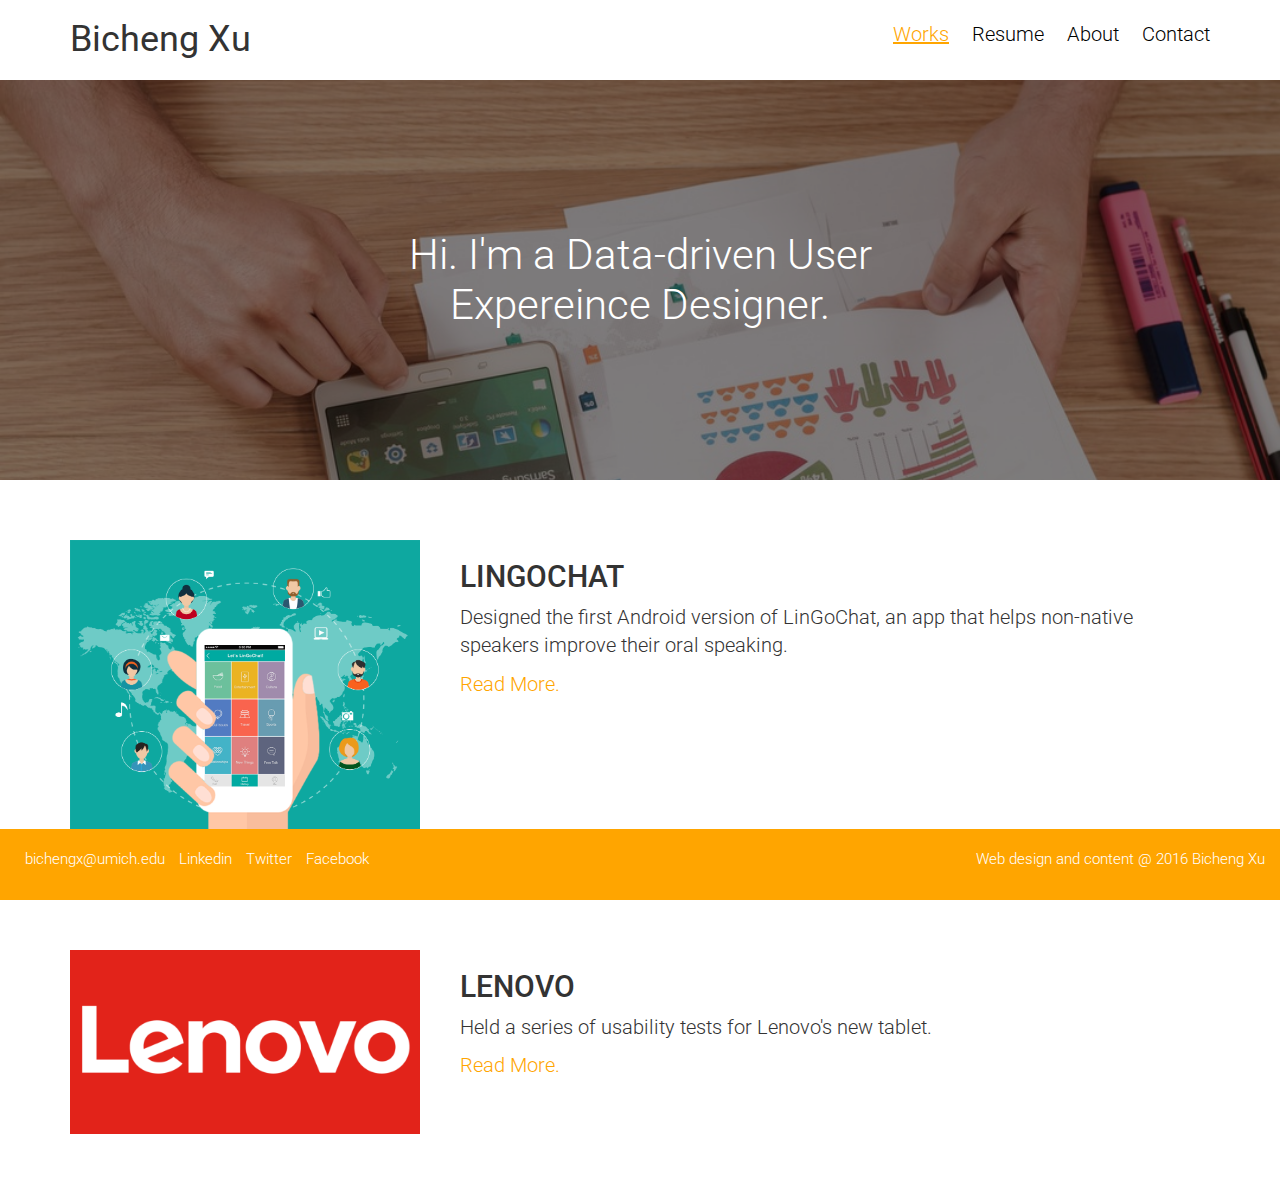
<file: index.html>
<!DOCTYPE HTML>
<html lang='en'>
<head>
	<meta charset='UTF-8'>
	<meta name="viewport" content="width=device-width, initial-scale=1.0">
	<title>Bicheng Xu -- A Data-driven UX Designer</title>
	<link rel="stylesheet" href="https://maxcdn.bootstrapcdn.com/bootstrap/3.3.7/css/bootstrap.min.css"/>
	<link rel="stylesheet" type="text/css" href="css/main.css">
 	<link href='https://fonts.googleapis.com/css?family=Roboto:300,400,700' rel='stylesheet' type='text/css'>
 </head>
<body>
<header class='container'>
  <div class='row'>
  	<h1 class='col-lg-5'>
    Bicheng Xu
    </h1>
	<nav class="col-lg-7 text-right">
	<a href='#' id='current'>Works</a>
	<a href='resume.html'>Resume</a>
	<a href='about.html'>About</a>
	<a href='contact.html'>Contact</a>
    </nav>
  </div>
 </header>

<div class='jumbotron'>
  <div class='dark-overlay'>
   <div class='text-center'>
       <h2>Hi. I'm a Data-driven User Expereince Designer.</h2>
    </div> 
  </div>
  </div>	
</header>

<section class='container'>
	<div class='row'>
		<div class='col-lg-4'><img src="img/lingo.png" alt='lingo'></div>
		<div class='col-lg-8'>
			<h3 class='project_name'>LinGoChat</h3>
			<p class='project_brief'>Designed the first Android version of LinGoChat, an app that helps non-native speakers improve their oral speaking.</p>
			<a href='#' class='read_more'>Read More.</a>
		</div>
	</div>
</section>

<section class='container'>
	<div class='row'>
		<div class='col-lg-4'><img src="img/lenovo.png" alt='lenovo'></div>
		<div class='col-lg-8'>
			<h3 class='project_name'>Lenovo</h3>
			<p class='project_brief'>Held a series of usability tests for Lenovo's new tablet.</p>
			<a href='#' class='read_more'>Read More.</a>
		</div>
	</div>
</section>

<footer class="container-fluid">
	<div class="row">
		<ul class = 'col-lg-5'>
			<li><a href='mailto:bichengx@umich.edu'>bichengx@umich.edu</a></li>
			<li><a href="https://www.linkedin.com/in/bicheng-beatrice-xu" target='_blank'>Linkedin</a></li>
			<li><a href="https://twitter.com/Beat_Rice_Go" target='_blank'>Twitter</a></li>   		
			<li><a href="https://www.facebook.com/xubicheng" target='_blank'>Facebook</a></li>   		
		</ul>
		<p class="col-lg-7 text-right">Web design and content @ 2016 Bicheng Xu</p>
	</div>
</footer>
</file>
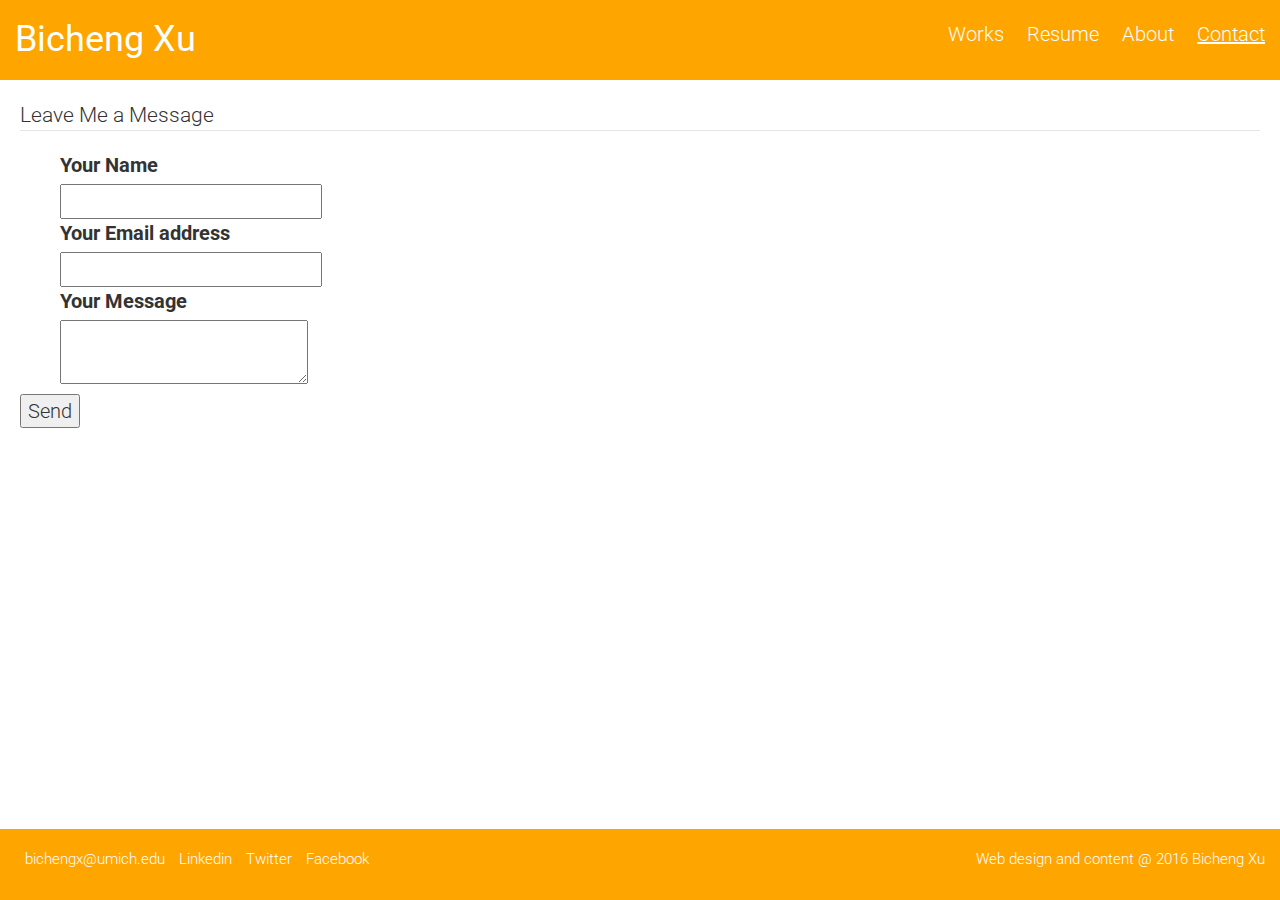
<file: contact.html>
<!DOCTYPE HTML>
<html lang='en'>
<head>
	<meta charset='UTF-8'>
	<meta name="viewport" content="width=device-width, initial-scale=1.0">
	<title>Contact Bicheng Xu</title>
	<link rel="stylesheet" href="https://maxcdn.bootstrapcdn.com/bootstrap/3.3.7/css/bootstrap.min.css"/>
	<link rel="stylesheet" type="text/css" href="css/contact.css">
 	<link href='https://fonts.googleapis.com/css?family=Roboto:300,400,700' rel='stylesheet' type='text/css'>
 </head>
<body>

  <header class='container-fluid'>
    <div class='row'>
      <h1 class='col-lg-5'>
      Bicheng Xu
      </h1>
    <nav class="col-lg-7 text-right">
    <a href='index.html'>Works</a>
    <a href='resume.html'>Resume</a>
    <a href='about.html'>About</a>
    <a href='contact.html'  id='current'>Contact</a>
      </nav>
    </div>
   </header>


	<form action = "" method = "get">
	<fieldset>
		<legend>Leave Me a Message</legend>
			<ul>
			<li><label for="name">Your Name</label>
				<input id="name" name="name" type="text"></li>
			<li><label for="email">Your Email address</label>
				<input id="email" name="email" type="email"></li>
			<li><label for="message">Your Message</label>
				<textarea col='299' row='200' id='message' type="text"></textarea></li>
			</ul>
	</fieldset>
	<fieldset>
		<input id='submit' type="submit" value = "Send">
	</fieldset>
</form>

<footer class="container-fluid">
	<div class="row">
		<ul class = 'col-lg-5'>
			<li><a href='mailto:bichengx@umich.edu'>bichengx@umich.edu</a></li>
			<li><a href="https://www.linkedin.com/in/bicheng-beatrice-xu" target='_blank'>Linkedin</a></li>
			<li><a href="https://twitter.com/Beat_Rice_Go" target='_blank'>Twitter</a></li>   		
			<li><a href="https://www.facebook.com/xubicheng" target='_blank'>Facebook</a></li>   		
		</ul>
		<p class="col-lg-7 text-right">Web design and content @ 2016 Bicheng Xu</p>
	</div>
</footer>
</body>
</file>
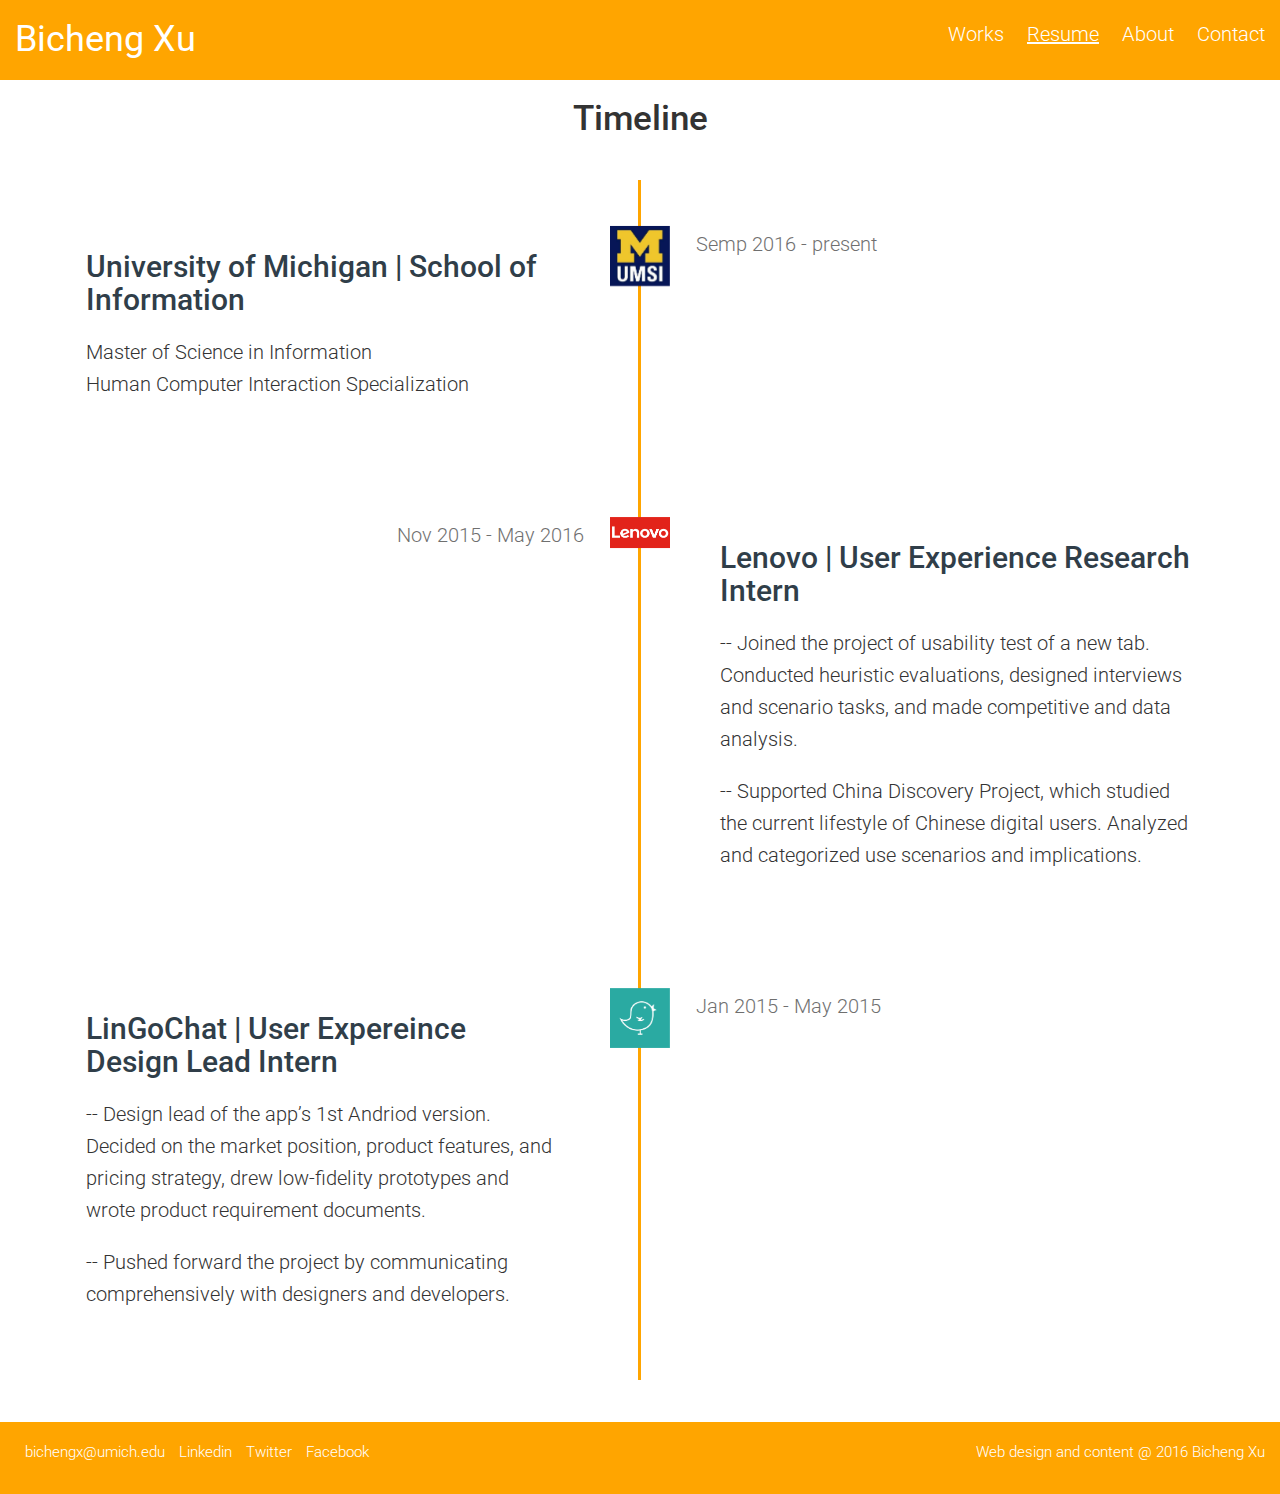
<file: resume.html>
<!DOCTYPE HTML>
<html>
<head>
	<meta charset="utf-8">
	<meta name="viewport" content="width=device-width, initial-scale=1.0">
	<title>Resume -- Bicheng Xu</title>
	<link href='https://fonts.googleapis.com/css?family=Roboto:300,400,700' rel='stylesheet' type='text/css'>	
	<link rel="stylesheet" href="https://maxcdn.bootstrapcdn.com/bootstrap/3.3.7/css/bootstrap.min.css"/>
	<link rel="stylesheet" href="css/resume.css" />
</head>

<body>
<header class='container-fluid'>
  <div class='row'>
  	<h1 class='col-lg-5'>
    Bicheng Xu
    </h1>
	<nav class="col-lg-7 text-right">
	<a href='index.html'>Works</a>
	<a href='#' id='current'>Resume</a>
	<a href='about.html'>About</a>
	<a href='contact.html'>Contact</a>
    </nav>
  </div>
 </header>

<h2 class="top_title">Timeline</h2>

<section id="cd-timeline" class="cd-container">
	<div class="cd-timeline-block">
		<div class="cd-timeline-img cd-umsi">
			<img src="img/umsi.jpg" alt="umsi">
		</div>
		<div class="cd-timeline-content">
			<h2>University of Michigan | School of Information</h2>
			<p>Master of Science in Information</br>
				Human Computer Interaction Specialization</p>
			<span class="cd-date">Semp 2016 - present</span>
		</div>
	</div>

	<div class="cd-timeline-block">
		<div class="cd-timeline-img cd-lenovo">
			<img src="img/lenovo.png" alt="lenovo">
		</div>
		<div class="cd-timeline-content">
			<h2>Lenovo | User Experience Research Intern</h2>
			<p>-- Joined the project of usability test of a new tab. Conducted heuristic evaluations, designed interviews and scenario tasks, and made competitive and data analysis.</p>
			<p>-- Supported China Discovery Project, which studied the current lifestyle of Chinese digital users. Analyzed and categorized use scenarios and implications.  
			</p>
			<span class="cd-date">Nov 2015 - May 2016</span>
		</div>
	</div>
	
	<div class="cd-timeline-block">
		<div class="cd-timeline-img cd-lingo">
			<img src="img/lingologo.png" alt="lingologo">
		</div>
		<div class="cd-timeline-content">
			<h2>LinGoChat | User Expereince Design Lead Intern</h2>
			<p>-- Design lead of the app’s 1st Andriod version. Decided on the market position, product features, and pricing strategy, drew low-fidelity prototypes and wrote product requirement documents.</p>
			<p>-- Pushed forward the project by communicating comprehensively with designers and developers. </p>
			<span class="cd-date">Jan 2015 - May 2015</span>
		</div>
	</div>
</section>

<footer class="container-fluid">
	<div class="row">
		<ul class = 'col-lg-5'>
			<li><a href='mailto:bichengx@umich.edu'>bichengx@umich.edu</a></li>
			<li><a href="https://www.linkedin.com/in/bicheng-beatrice-xu" target='_blank'>Linkedin</a></li>
			<li><a href="https://twitter.com/Beat_Rice_Go" target='_blank'>Twitter</a></li>   		
			<li><a href="https://www.facebook.com/xubicheng" target='_blank'>Facebook</a></li>   		
		</ul>
		<p class="col-lg-7 text-right">Web design and content @ 2016 Bicheng Xu</p>
	</div>
</footer>
</body>
</html>
</file>
<file: css/main.css>
body {
  font-family: 'Roboto';
  font-weight: 300;
}

header {
  padding: 20px 0;
}

header h1 { 
  font-weight: 400;
  margin: 0;
  text-align: left;
}

header nav{
  text-align: right;
}

header nav a{
  display:inline-block;
  font-size: 2rem;
  padding:0 0 0 2rem;
  color:black;
}

#current{
text-decoration:underline;
color:orange;
}

.jumbotron {
  background-image: url(../img/works.jpg);
  background-size:cover;
  height: 400px;
  margin-bottom: 60px;
  padding: 0;
  position: relative;
}

.jumbotron .dark-overlay {
  position: absolute;
  top: 0;
  bottom: 0;
  left: 0;
  right: 0;
  background-color:rgba(0, 0, 0, 0.5);
}

.jumbotron .text-center {
  position: absolute;
  top: 50%;
  left: 50%;
  transform: translate(-50%, -50%);

}

.jumbotron h2 {
  font-size: 3em;
  font-weight: 300;
  margin: 0;
  color: #fff;
  line-height: 1.2;
}


section .row img {
  max-width:300px;
  height:auto;
}

section .col-lg-4 img{
  max-width:350px; 
  height:auto;
  display:inline;
}

section{
  margin-bottom:60px;
}

.project_brief{
  font-size: 2rem;
}

.project_name{
  text-transform: uppercase;
  font-weight: 500px;
  font-size: 3rem;

}

.read_more{
  color:orange;
  font-size: 2rem;
}

footer {
  font-size: 1.5rem;
  padding: 20px;
  background-color: orange;
  color:white;

  position:absolute;
  bottom:0;
  width: 100%
}

footer ul {
  list-style: none;
}

footer ul li{
  display:inline-block;
  margin-left: 1rem;
}

footer a{
  color:white;
}

@media only screen and (max-width: 1207px) {
  .jumbotron h2 {
    font-size:2em;
}

   header h1,header nav{
    text-align: center!important;
    margin: 0 auto;
   }

   header nav{
    padding-top:1rem;
   }

   footer ul, footer p{
    text-align: center!important;
    margin: 0 auto;
   }

   section div{
    text-align: center;
   }

   section p, section h3, section a{
    padding-left:4rem;}
}

@media only screen and (max-width: 414px) {
  header nav a{
    display:block;}

    .jumbotron h2 {
    font-size:1.5em;
    }
}
</file>
<file: css/contact.css>
body {
  font-family: 'Roboto';
  font-weight: 300;
}

header {
  padding: 20px 0;
  background-color: orange;
  color: white;
}

header h1 { 
  font-weight: 400;
  margin: 0;
  text-align: left;
}

header nav{
  text-align: right;
}

header nav a{
  display:inline-block;
  font-size: 2rem;
  padding:0 0 0 2rem;
  color:white;
}

#current{
text-decoration:underline;
}

footer {
  font-size: 1.5rem;
  padding: 20px;
  background-color: orange;
  color:white;

  position:absolute;
  bottom:0;
  width: 100%
}

footer ul {
  list-style: none;
}

footer ul li{
  display:inline-block;
  margin-left: 1rem;
}

footer a{
  color:white;
}



form li{
	list-style: none;
}

form{
	padding:2rem;
	font-size: 2rem;
}

form input, form textarea{
	display: block;
}

@media only screen and (max-width: 1207px) {

   header h1,header nav{
    text-align: center!important;
    margin: 0 auto;
   }

   header nav{
    padding-top:1rem;
   }

   footer ul, footer p{
    text-align: center!important;
    margin: 0 auto;
   }

   section div{
    text-align: center;
   }

   section p, section h3, section a{
    padding-left:4rem;}
}

@media only screen and (max-width: 414px) {
  header nav a{
    display:block;}
}
</file>
<file: css/resume.css>
/* -------------------------------- 

Primary style

-------------------------------- */
html * {
  -webkit-font-smoothing: antialiased;
  -moz-osx-font-smoothing: grayscale;
}

*, *:after, *:before {
  -webkit-box-sizing: border-box;
  -moz-box-sizing: border-box;
  box-sizing: border-box;
}

body {
  font-family: 'Roboto';
  font-weight: 300;
}

img {
  max-width: 100%;
}

h2.top_title{
  text-align:center;
  font-size:3.5rem;}

header {
  padding: 20px 0;
  background-color: orange;
  color: white;
}

header h1 { 
  font-weight: 400;
  margin: 0;
  text-align: left;
}

header nav{
  text-align: right;
}

header nav a{
  display:inline-block;
  font-size: 2rem;
  padding:0 0 0 2rem;
  color:white;
}

#current{
text-decoration:underline;
}

footer {
  font-size: 1.5rem;
  padding: 20px;
  background-color: orange;
  color:white;
}

footer ul {
  list-style: none;
}

footer ul li{
  display:inline-block;
  margin-left: 1rem;
}

footer a{
  color:white;
}


/* -------------------------------- 

Modules - reusable parts of our design

-------------------------------- */

.cd-container {
  /* this class is used to give a max-width to the element it is applied to, and center it horizontally when it reaches that max-width */
  width: 90%;
  max-width: 1170px;
  margin: 0 auto;
}

.cd-container::after {
  /* clearfix */
  content: '';
  display: table;
  clear: both;
}
/* -------------------------------- 

Main components 

-------------------------------- */

#cd-timeline {
  position: relative;
  padding: 2em 0;
  margin-top: 2em;
  margin-bottom: 2em;
}

#cd-timeline::before {
  /* this is the vertical line */
  content: '';
  position: absolute;
  top: 0  ;
  left: 18px;
  height: 100%;
  width: 3px;
  background: orange;
}

@media only screen and (min-width: 1170px) {
  #cd-timeline {
    margin-top: 3em;
    margin-bottom: 3em;
  }
  #cd-timeline::before {
    left: 50%;
    margin-left: -2px;
  }
}

.cd-timeline-block {
  position: relative;
  margin: 2em 0;
}
.cd-timeline-block:after {
  content: "";
  display: table;
  clear: both;
}
.cd-timeline-block:first-child {
  margin-top: 0;
}
.cd-timeline-block:last-child {
  margin-bottom: 0;
}

@media only screen and (min-width: 1170px) {
  .cd-timeline-block {
    margin: 4em 0;
  }
  .cd-timeline-block:first-child {
    margin-top: 0;
  }
  .cd-timeline-block:last-child {
    margin-bottom: 0;
  }
}

.cd-timeline-img {
  position: absolute;
  top: 0;
  left: 0;
  width:60px;
  height: 60px;
}

.cd-timeline-img img {
  display: block;
  width: 100%;
  position: relative;
  left: 20%;
  top: 50%;
  margin-left: -12px;
  margin-top: -12px;
}

@media only screen and (min-width: 1170px) {
  .cd-timeline-img {
    width: 60px;
    height: 60px;
    left: 50%;
    margin-left: -30px;
    /* Force Hardware Acceleration in WebKit */
    -webkit-transform: translateZ(0);
    -webkit-backface-visibility: hidden;
  }
  .cssanimations .cd-timeline-img.is-hidden {
    visibility: hidden;
  }
  .cssanimations .cd-timeline-img.bounce-in {
    visibility: visible;
    -webkit-animation: cd-bounce-1 0.6s;
    -moz-animation: cd-bounce-1 0.6s;
    animation: cd-bounce-1 0.6s;
  }
}

.cd-timeline-content {
  position: relative;
  margin-left: 60px;
  background: white;
  border-radius: 0.25em;
  padding: 1em;
}

.cd-timeline-content:after {
  content: "";
  display: table;
  clear: both;
}
.cd-timeline-content h2 {
  color: #303e49;
}
.cd-timeline-content p, .cd-timeline-content .cd-read-more, .cd-timeline-content .cd-date {
  font-size: 13px;
  font-size: 1.5rem;
}
.cd-timeline-content .cd-read-more, .cd-timeline-content .cd-date {
  display: inline-block;
}
.cd-timeline-content p {
  margin: 1em 0;
  line-height: 1.6;
}

.cd-timeline-content .cd-date {
  float: left;
  padding: .8em 0;
  opacity: .7;
}
.cd-timeline-content::before {
  content: '';
  position: absolute;
  top: 16px;
  right: 100%;
  height: 0;
  width: 0;
  border: 7px solid transparent;
  border-right: 7px solid white;
}

@media only screen and (min-width: 768px) {
  .cd-timeline-content h2 {
    font-size: 20px;
    font-size: 3rem;
  }
  .cd-timeline-content p {
    font-size: 16px;
    font-size: 2rem;
  }
  .cd-timeline-content .cd-read-more, .cd-timeline-content .cd-date {
    font-size: 14px;
    font-size: 1.5rem;
  }
}


@media only screen and (min-width: 1170px) {
  .cd-timeline-content {
    margin-left: 0;
    padding: 1.6em;
    width: 45%;
  }
  .cd-timeline-content::before {
    top: 24px;
    left: 100%;
    border-color: transparent;
    border-left-color: white;
  }
  .cd-timeline-content .cd-read-more {
    float: left;
  }
  .cd-timeline-content .cd-date {
    position: absolute;
    width: 100%;
    left: 122%;
    top: 6px;
    font-size: 16px;
    font-size: 2rem;
  }
  .cd-timeline-block:nth-child(even) .cd-timeline-content {
    float: right;
  }
  .cd-timeline-block:nth-child(even) .cd-timeline-content::before {
    top: 24px;
    left: auto;
    right: 100%;
    border-color: transparent;
    border-right-color: white;
  }
  .cd-timeline-block:nth-child(even) .cd-timeline-content .cd-read-more {
    float: right;
  }
  .cd-timeline-block:nth-child(even) .cd-timeline-content .cd-date {
    left: auto;
    right: 122%;
    text-align: right;
  }
  .cssanimations .cd-timeline-content.is-hidden {
    visibility: hidden;
  }
  .cssanimations .cd-timeline-content.bounce-in {
    visibility: visible;
    -webkit-animation: cd-bounce-2 0.6s;
    -moz-animation: cd-bounce-2 0.6s;
    animation: cd-bounce-2 0.6s;
  }
}

@media only screen and (min-width: 1170px) {
  /* inverse bounce effect on even content blocks */
  .cssanimations .cd-timeline-block:nth-child(even) .cd-timeline-content.bounce-in {
    -webkit-animation: cd-bounce-2-inverse 0.6s;
    -moz-animation: cd-bounce-2-inverse 0.6s;
    animation: cd-bounce-2-inverse 0.6s;
  }
}

@media only screen and (max-width: 1207px) {

   header h1,header nav{
    text-align: center!important;
    margin: 0 auto;
   }

   header nav{
    padding-top:1rem;
   }

   footer ul, footer p{
    text-align: center!important;
    margin: 0 auto;
   }

}


@media only screen and (max-width: 414px) {
  header nav a{
    display:block;}

}

}
</file>
